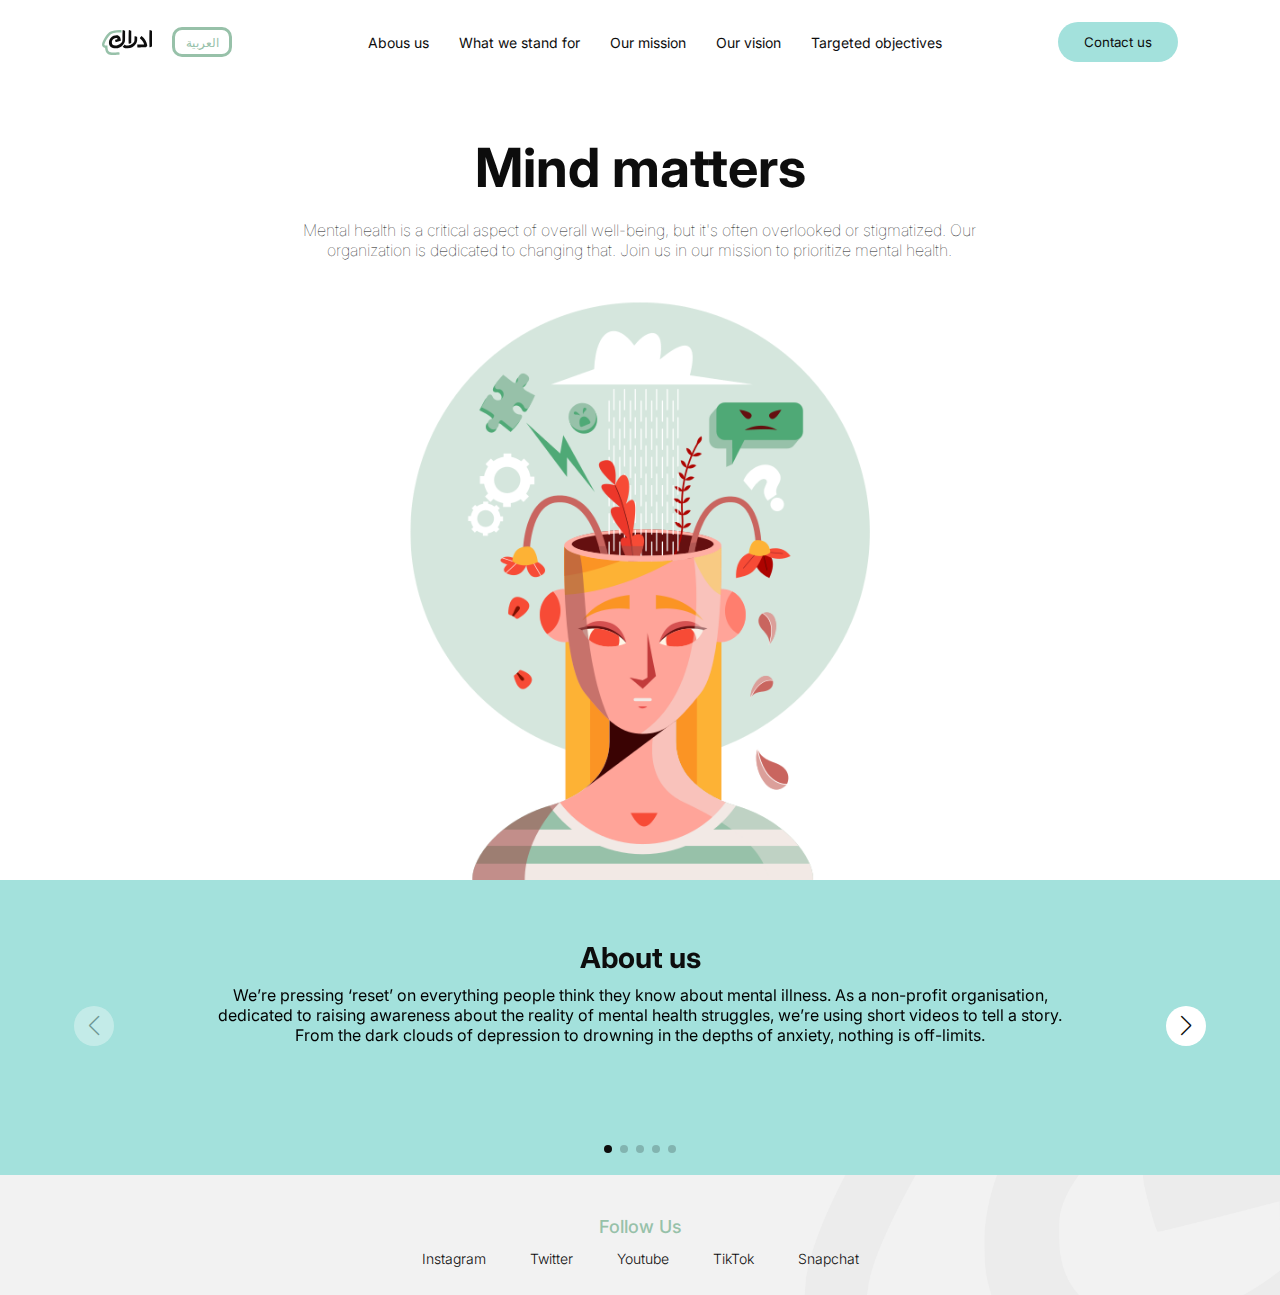
<file: index.html>
<!DOCTYPE html>
<html>
    <head>
        <meta name="viewport" content="width=device-width, initial-scale=1.0">
        <title>Edraak</title>
        <link rel="icon" type="image/x-icon" href="images/favicon.svg">
        <link rel="stylesheet" href="https://cdnjs.cloudflare.com/ajax/libs/font-awesome/6.4.0/css/all.min.css" integrity="sha512-iecdLmaskl7CVkqkXNQ/ZH/XLlvWZOJyj7Yy7tcenmpD1ypASozpmT/E0iPtmFIB46ZmdtAc9eNBvH0H/ZpiBw==" crossorigin="anonymous" referrerpolicy="no-referrer" />
        <link rel="stylesheet" href="style/swiper-bundle.min.css">
        <link rel="stylesheet" href="style/main.css">
    </head>
    <body>
        <div class="container">
            <div class="navbar">
                <img src="images/logo.svg" class="logo">
                <!-- <img src="images/en-flag.svg" class="flag"> -->
                <a href="index-ar.html" class="language-indicator" id="ar-indicator">العربية</a>
                <nav>
                    <ul id="menuList">
                        <li><a class="slide-link" href="#aboutUs">Abous us</a></li>
                        <li><a class="slide-link" href="#whatWeStandFor">What we stand for</a></li>
                        <li><a class="slide-link" href="#ourMission">Our mission</a></li>
                        <li><a class="slide-link" href="#ourVision">Our vision</a></li>
                        <li><a class="slide-link" href="#objectives">Targeted objectives</a></li>
                    </ul>

                </nav>
                <button id="navButton" type="button">Contact us<img src="images/arrow-green.svg"></button>
                <img src="images/menu.svg" class="menu-icon" onclick="togglemenu()">
            </div>
            <div class="row">
                <div class="col-1">
                    <h1>Mind matters</h1>
                    <p>Mental health is a critical aspect of overall well-being, but it's often overlooked or stigmatized. Our organization is dedicated to changing that. Join us in our mission to prioritize mental health.</p>
                    <button id="rowButton" type="button">Contact us</button>
                    <!-- <a class="change-language" href="index-ar.html">Click here to go to the Arabic version</a> -->
                </div>
                <div class="col-2">
                    <p><img src="images/illustration-3.png" class="illustration"></p>
                </div>
                <div class="col-3">
                    <div id="slides" class="mySwiper">
                        <div class="slide swiper-wrapper">
                            <div id="aboutUs" class="slide-content swiper-slide">
                                <h2>About us</h2>
                                <p>We’re pressing ‘reset’ on everything people think they know about mental illness. As a non-profit organisation, dedicated to raising awareness about the reality of mental health struggles, we’re using short videos to tell a story. From the dark clouds of depression to drowning in the depths of anxiety, nothing is off-limits.</p>
                            </div>
                            <div id="whatWeStandFor" class="slide-content swiper-slide">
                                <h2>What we stand for</h2>
                                <p>Simply put, we stand for what’s right – not what’s comfortable, easy, or expected. By being the voice for those who haven’t found theirs, we’re shouting from the rooftops about what we believe in; that mental health issues aren’t something to hide behind closed doors, that we’re all worthy of a life free of mental anguish, and that asking for help is a sign of remarkable strength – not weakness.</p>
                            </div>
                            <div id="ourMission" class="slide-content swiper-slide">
                                <h2>Our mission</h2>
                                <p>We’re on a mission to challenge perceptions; for those who need a helping hand, those who feel alone in their battle against mental illness, and those who simply don’t understand. Instilling the belief that anybody can get sick, from your closest friend to the person who looks like they have it together, we’re driven by a desire to ignite change across Kuwait – and beyond.</p>
                            </div>
                            <div id="ourVision" class="slide-content swiper-slide">
                                <h2>Our vision</h2>
                                <p>We envision a future where mental health issues aren’t just accepted. They’re understood; respected; treated just like physical illnesses – with empathy and dignity. By removing feelings of shame from the conversation, creating a culture where those in need can speak openly, and encouraging people to listen, not judge, we hope to break down the stigma, one punch-packing video at a time.</p>
                            </div>
                            <div id="objectives" class="slide-content swiper-slide">
                                <h2>Targeted objectives</h2>
                                <p>We want to start conversations, showing the next generation that their struggles don’t have to remain a closely guarded secret. Using the power of short films, comprised of thoughtful storytelling and descriptive text, we hope to offer a glimpse into the minds of those battling mental illnesses, putting the spotlight on their day-to-day struggles.</p>
                            </div>
                        </div>
                        <div class="swiper-button-next swiper-buttons"></div>
                        <div class="swiper-button-prev swiper-buttons"></div>
                        <!-- <div class="swiper-scrollbar"></div> -->
                        <div class="swiper-pagination"></div>
                    </div>
                </div>
            </div>
        </div>
        <footer class="footer">
            <div class="footer-container">
                <div class="footer-row">
                    <div class="footer-col">
                        <h4>Follow us</h4>
                        <ul>
                            <li><a href="">Instagram</a></li>
                            <li><a href="">Twitter</a></li>
                            <li><a href="">Youtube</a></li>
                            <li><a href="">TikTok</a></li>
                            <li><a href="">Snapchat</a></li>
                        </ul>
                    </div>
                </div>
            </div>
            <!-- <img src="images/mark.png" style="width:50%;z-index: -1;"> -->
        </footer>

        <script src="js/swiper-bundle.min.js">

        </script>

        <script src="js/script.js"></script>

        <script>
            var menuList = document.getElementById("menuList");
            menuList.style.maxHeight = "0px";

            function togglemenu() {
                if (menuList.style.maxHeight == "0px") {
                    menuList.style.maxHeight = "170px";
                } else {
                    menuList.style.maxHeight = "0px";
                }
            }

            var slideLinks = document.getElementsByClassName('slide-link');

            for (var i = 0; i < slideLinks.length; i++) {
              slideLinks[i].addEventListener('click', function(e) {
                // e.preventDefault();

                // Get the target slide from the link's href attribute
                var targetSlide = this.getAttribute('href');

                // Get the index of the target slide
                var slideIndex = document.querySelector(targetSlide).getAttribute('data-swiper-slide-index');

                // Change the active slide to the target slide
                swiper.slideTo(slideIndex);

                // Focus on the target slide
                // var targetSlideElement = document.querySelector(targetSlide);
                // targetSlideElement.focus();
              });
            }
        </script>
    </body>
</html>
</file>
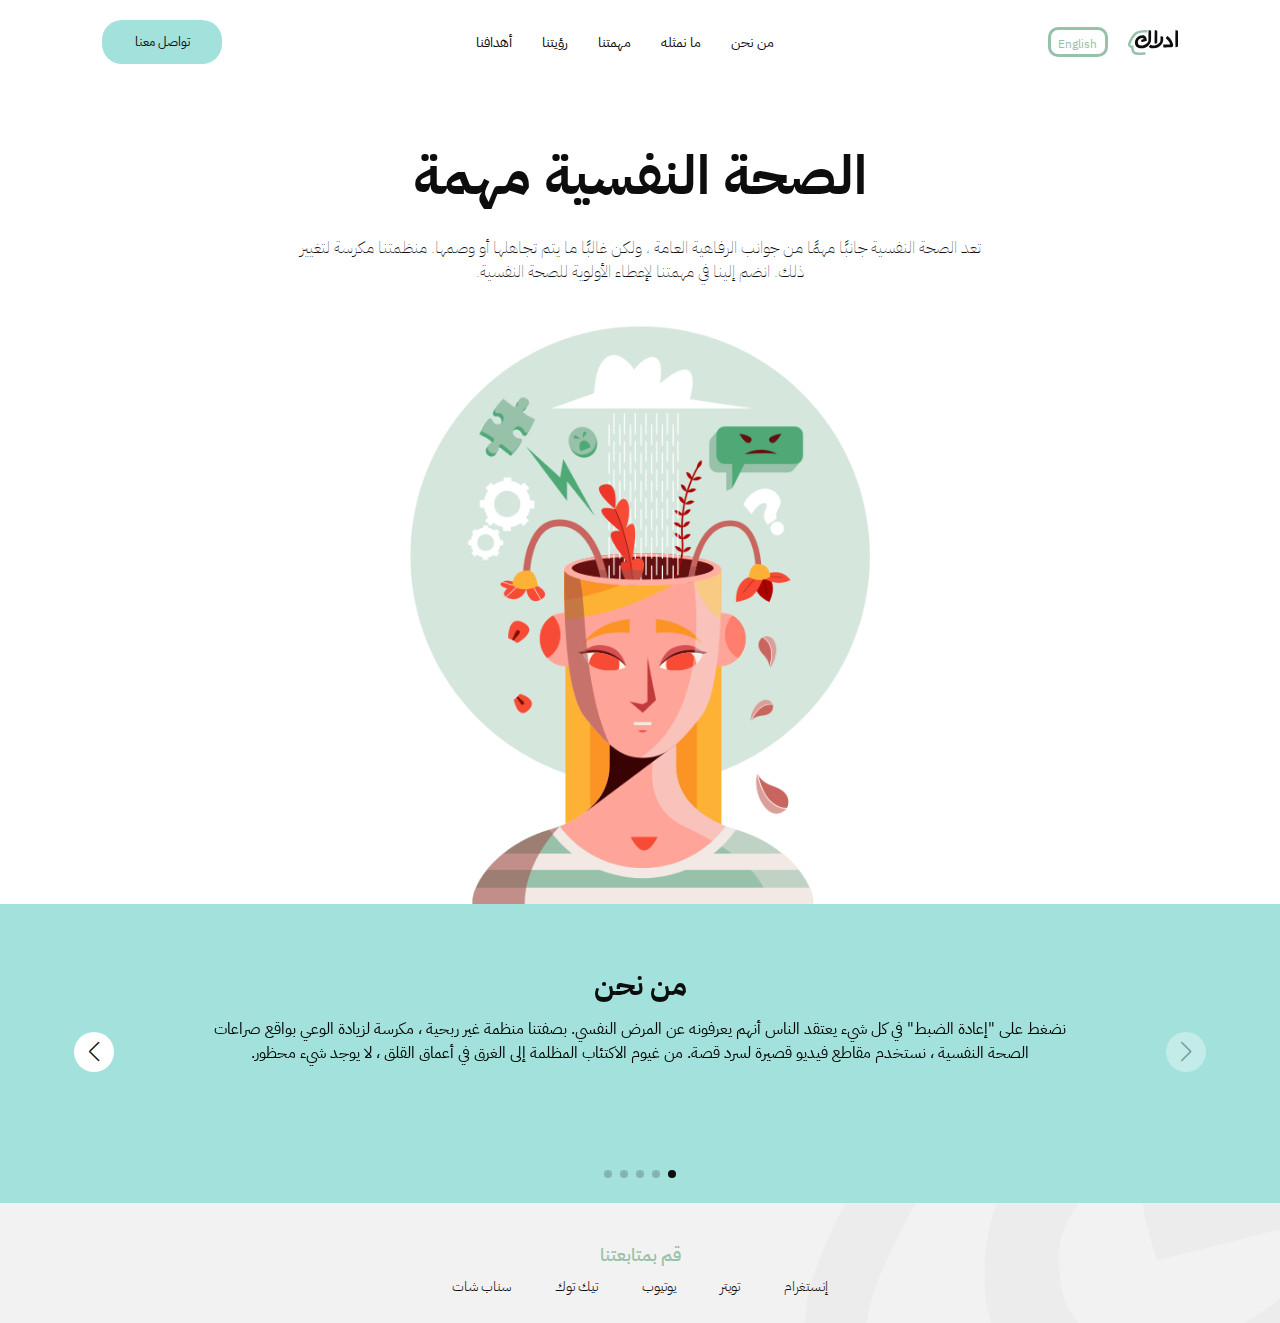
<file: index-ar.html>
<!DOCTYPE html>
<html dir="rtl" lang="ar">
    <head>
        <meta name="viewport" content="width=device-width, initial-scale=1.0">
        <title>إدراك</title>
        <link rel="icon" type="image/x-icon" href="images/favicon.svg">
        <link rel="stylesheet" href="https://cdnjs.cloudflare.com/ajax/libs/font-awesome/6.4.0/css/all.min.css" integrity="sha512-iecdLmaskl7CVkqkXNQ/ZH/XLlvWZOJyj7Yy7tcenmpD1ypASozpmT/E0iPtmFIB46ZmdtAc9eNBvH0H/ZpiBw==" crossorigin="anonymous" referrerpolicy="no-referrer" />
        <link rel="stylesheet" href="style/swiper-bundle.min.css">
        <link rel="stylesheet" href="style/main.css">
        <link rel="preconnect" href="https://fonts.googleapis.com">
        <link rel="preconnect" href="https://fonts.gstatic.com" crossorigin>
        <link href="https://fonts.googleapis.com/css2?family=IBM+Plex+Sans+Arabic:wght@300;400;500;700&display=swap" rel="stylesheet">
<style>
    * {
        font-family: 'IBM Plex Sans Arabic', sans-serif;
    }
</style>
    </head>
    <body>
        <div class="container">
            <div class="navbar">
                <img src="images/logo.svg" class="logo">
                <!-- <img src="images/arabic-flag.png" class="flag"> -->
                <a href="index.html" class="language-indicator" id="en-indicator">English</a>
                <nav>
                    <ul id="menuList">
                        <li><a class="slide-link" href="#aboutUs">من نحن</a></li>
                        <li><a class="slide-link" href="#whatWeStandFor">ما نمثله</a></li>
                        <li><a class="slide-link" href="#ourMission">مهمتنا</a></li>
                        <li><a class="slide-link" href="#ourVision">رؤيتنا</a></li>
                        <li><a class="slide-link" href="#objectives">أهدافنا</a></li>
                    </ul>

                </nav>
                <button id="navButton" type="button">تواصل معنا<img src="images/arrow-green.svg"></button>
                <img src="images/menu.svg" class="menu-icon" onclick="togglemenu()">
            </div>
            <div class="row">
                <div class="col-1">
                    <h1>الصحة النفسية مهمة</h1>
                    <p>تعد الصحة النفسية جانبًا مهمًا من جوانب الرفاهية العامة ، ولكن غالبًا ما يتم تجاهلها أو وصمها. منظمتنا مكرسة لتغيير ذلك. انضم إلينا في مهمتنا لإعطاء الأولوية للصحة النفسية.</p>
                    <button id="rowButton" type="button">تواصل معنا</button>
                    <!-- <a class="change-language" href="index.html">إضغط هنا للإنتقال إلى النسخة الإنجليزية</a> -->
                </div>
                <div class="col-2">
                    <p><img src="images/illustration-3.png" class="illustration"></p>
                </div>
                <div class="col-3">
                    <div id="slides" class="mySwiper">
                        <div class="slide swiper-wrapper">
                            <div id="aboutUs" class="slide-content swiper-slide">
                                <h2>من نحن</h2>
                                <p>نضغط على "إعادة الضبط" في كل شيء يعتقد الناس أنهم يعرفونه عن المرض النفسي. بصفتنا منظمة غير ربحية ، مكرسة لزيادة الوعي بواقع صراعات الصحة النفسية ، نستخدم مقاطع فيديو قصيرة لسرد قصة. من غيوم الاكتئاب المظلمة إلى الغرق في أعماق القلق ، لا يوجد شيء محظور.</p>
                            </div>
                            <div id="whatWeStandFor" class="slide-content swiper-slide">
                                <h2>ما نمثله</h2>
                                <p>ببساطة ، نحن نؤيد ما هو صحيح - وليس ما هو مريح أو سهل أو متوقع. من خلال كوننا صوت أولئك الذين لم يجدوا صوتهم ، فإننا نصرخ من فوق أسطح المنازل حول ما نؤمن به ؛ أن مشاكل الصحة النفسية ليست شيئًا نخفيه خلف الأبواب المغلقة ، وأننا جميعًا نستحق حياة خالية من المعاناة النفسية ، وأن طلب المساعدة هو علامة على قوة ملحوظة - وليس ضعًفا.</p>
                            </div>
                            <div id="ourMission" class="slide-content swiper-slide">
                                <h2>مهمتنا</h2>
                                <p>نحن في مهمة لتحدي التصورات. لأولئك الذين يحتاجون إلى يد المساعدة ، أولئك الذين يشعرون بالوحدة في معركتهم ضد الأمراض النفسية ، والذين ببساطة لا يفهمون. غرس الاعتقاد بأن أي شخص يمكن أن يمرض ، من أقرب صديق لك إلى الشخص الذي يبدو أنه يعاني منه معًا ، نحن مدفوعون بالرغبة في إحداث التغيير في جميع أنحاء الكويت - وخارجها.</p>
                            </div>
                            <div id="ourVision" class="slide-content swiper-slide">
                                <h2>رؤيتنا</h2>
                                <p>نتصور مستقبلًا لا يتم فيه قبول مشكلات الصحة النفسية فقط، بل فهمها، إحترامها و التعامل معها مثل الأمراض الجسدية - بتعاطف وكرامة. من خلال إزالة مشاعر العار من المحادثة ، وخلق ثقافة يمكن للمحتاجين من خلالها التحدث بصراحة ، وتشجيع الناس على الاستماع ، وليس الحكم ، نأمل في كسر وصمة العار ، مقطع فيديو واحد في كل مرة.</p>
                            </div>
                            <div id="objectives" class="slide-content swiper-slide">
                                <h2>أهدافنا</h2>
                                <p>نريد أن نبدأ المحادثات ، ونظهر للجيل القادم أن نضالاتهم لا يجب أن تظل سرًا شديد الحراسة. باستخدام قوة الأفلام القصيرة ، التي تتألف من رواية القصص المدروسة والنصوص الوصفية ، نأمل أن نقدم لمحة عن عقول أولئك الذين يكافحون الأمراض النفسية ، مع تسليط الضوء على صراعاتهم اليومية.</p>
                            </div>
                        </div>
                        <div class="swiper-button-next swiper-buttons"></div>
                        <div class="swiper-button-prev swiper-buttons"></div>
                        <!-- <div class="swiper-scrollbar"></div> -->
                        <div class="swiper-pagination"></div>
                    </div>
                </div>
            </div>
        </div>
        <footer class="footer">
            <div class="footer-container">
                <div class="footer-row">
                    <div class="footer-col">
                        <h4>قم بمتابعتنا</h4>
                        <ul>
                            <li><a href="">إنستغرام</a></li>
                            <li><a href="">تويتر</a></li>
                            <li><a href="">يوتيوب</a></li>
                            <li><a href="">تيك توك</a></li>
                            <li><a href="">سناب شات</a></li>
                        </ul>
                    </div>
                </div>
            </div>
            <!-- <img src="images/mark.png" style="width:50%;z-index: -1;"> -->
        </footer>

        <script src="js/swiper-bundle.min.js">

        </script>

        <script src="js/script.js"></script>

        <script>
            var menuList = document.getElementById("menuList");
            menuList.style.maxHeight = "0px";

            function togglemenu() {
                if (menuList.style.maxHeight == "0px") {
                    menuList.style.maxHeight = "170px";
                } else {
                    menuList.style.maxHeight = "0px";
                }
            }

            var slideLinks = document.getElementsByClassName('slide-link');

            for (var i = 0; i < slideLinks.length; i++) {
              slideLinks[i].addEventListener('click', function(e) {
                // e.preventDefault();

                // Get the target slide from the link's href attribute
                var targetSlide = this.getAttribute('href');

                // Get the index of the target slide
                var slideIndex = document.querySelector(targetSlide).getAttribute('data-swiper-slide-index');

                // Change the active slide to the target slide
                swiper.slideTo(slideIndex);

                // Focus on the target slide
                // var targetSlideElement = document.querySelector(targetSlide);
                // targetSlideElement.focus();
              });
            }
        </script>
    </body>
</html>
</file>
<file: style/main.css>
/* import Google font */
@import url('https://fonts.googleapis.com/css2?family=Inter:wght@300;400;500;700&display=swap');

* {
    font-family: 'Inter', sans-serif;
    margin: 0;
    padding: 0;
    box-sizing: border-box;
}

.container {
    width: 100%;
    min-height: 100vh;
    padding-left: 8%;
    padding-right: 8%;
    box-sizing: border-box;
    overflow: hidden;
}

.navbar {
    width: 100%;
    display: flex;
    align-items: center;
}

.logo {
    width: 50px;
    cursor: pointer;
    margin: 30px 0;
}

.menu-icon {
    width: 25px;
    cursor: pointer;
    display: none;
}

nav {
    flex: 1;
    text-align: center;
}

nav ul {
    display: flex;
    align-items: center;
    margin: 0 auto;
    justify-content: center;
}

nav ul li {
    list-style: none;
    display: inline-block;
    margin-right: 15px;
    margin-left: 15px;
}

nav ul li a {
    text-decoration: none;
    color: #0d0d0d;
    font-size: 14px;
}

nav ul li a:hover {
    color: #a3e1dc;
} 

.row {
    display: flex;
    flex-direction: column;
    justify-content: space-between;
    align-items: center;
    /* margin: 100px 0; */
}

.col-1 {
    text-align: center;
    flex-basis: 100%;
    position: relative;
    /* margin-left: 50px; */
}

.col-1 h1 {
    font-size: 54px;
    color: #0d0d0d;
    margin-top: 50px;
}

.col-1 p {
    font-size: 16px;
    color: #0d0d0d;
    font-weight: 100;
    margin: 20px auto;
    width: 70%;
}

button {
    width: 120px;
    border: 0;
    padding: 12px 10px;
    outline: none;
    color: #0d0d0d;
    background: #a3e1dc;
    border-radius: 20px;
    cursor: pointer;
    transition: width 0.5s;
}

button img {
    width: 20px;
    display: none;
}

button:hover img {
    display: block;
}

button:hover {
    width: 120px;
    display: flex;
    align-items: center;
    justify-content: space-between;
}

.col-2 {
    position: relative;
    flex-basis: 100%;
    display: flex;
    align-items: center;
}

.col-2 p {
    margin: 0;
    display: flex;
    align-items: flex-end;
    text-align: center;
}

.col-2 .illustration {
    width: 90%;
    margin: 0 auto;
}

#rowButton {
    display: none;
}

.col-3 {
    background: #a3e1dc;
    flex-basis: 100%;
    width: 100vw;
    /* padding-left: 4%; */
    /* padding-right: 4%; */
    text-align: center;
    display: flex;
    align-items: center;
    justify-content: center;
    /* background: red; */
}

#slides {
    position: relative;
    width: 90%;
    margin: 10px;
    /* background: blue; */
    overflow: hidden;
}

#slides .slide .slide-content {
    display: flex;
    align-items: center;
    justify-content: center;
    flex-direction: column;
    padding: 50px 0;
}

.col-3 .slide .slide-content h2 {
    /* text-align: center; */
    font-size: 29px;
    color: #0d0d0d;
    margin-bottom: 10px;
}

.col-3 .slide .slide-content p {
    /* text-align: center; */
    width: 75%;
    margin-bottom: 20px;
    /* margin: 0 auto; */
}

.swiper-pagination {
    padding-top: 10px;
    position: relative;
}

.swiper-pagination-bullet-active {
    background-color: #0d0d0d;
}

.swiper-buttons {
    height: 40px;
    width: 40px;
    background-color: #ffffff;
    border-radius: 50%;
}

.swiper-buttons::before, .swiper-buttons::after {
    font-size: 20px;
    color: #0d0d0d;
}

.swiper-buttons:hover {
    background-color: #97c1a9;
}

.footer-container {
    padding: 2% 8%;
}

.footer-row {
    display: flex;
    flex-wrap: wrap;
    justify-content: center;
    align-items: center;
    text-align: center;
}

.footer ul {
    list-style: none;
}

.footer-col ul li {
    display: inline-block;
    margin: 0 20px;
}

.footer-col {
    /* width: 25%; */
    padding: 0 30px;
    line-height: 1.5;
}

.footer-col h4 {
    font-weight: 500;
    font-size: 18px;
    color: #97c1a9;
    text-transform: capitalize;
    margin-bottom: 6px;
    margin-top: 12px;
    position: relative;
}

.footer-col ul li a {
    font-size: 14px;
    color: #0d0d0d;
    text-decoration: none;
    font-weight: 300;
    display: block;
    transition: all 0.3s ease;
}

.footer-col ul li a:hover {
    color: #a3e1dc;
}

.footer {
    background-image: url("footer-background.png");
    background-repeat: no-repeat;
    background-position: right;
    background-size: 90%;
    background-color: #f2f2f2;
}

.change-language {
    text-decoration: underline;
    font-size: 13px;
    color: #a3e1dc;
}

.change-language:hover {
    color: #FFFFFF;
}

.language-indicator {
    width: 60px;
    height: 30px;
    text-decoration: none;
    text-align: center;
    color: #97c1a9;
    font-size: 12px;
    margin-left: 20px;
    margin-right: 20px;
    padding: 5px;
    border-style: solid;
    border-radius: 10px;
    border-color: #97c1a9;
    transition: all 0.3s ease;
}

.language-indicator:hover {
    color: #97c1a9;
}

#ar-indicator {
    font-family: 'IBM Plex Sans Arabic', sans-serif;
}

#ar-indicator {
    font-family: 'Inter', sans-serif;
}

.flag {
    width: 30px;
    border-radius: 4px;
    border-color: #FFFFFF;
    border-width: 2px;
    border-style: solid;
    margin-left: 40px;
    margin-right: 40px;
} 


@media only screen and (max-width:700px) {
    .change-language {
        font-size: 11px;
    }

    .footer-container {
        padding: 4% 4%;
    }

    .footer-col ul li a {
        font-size: 12px;
    }

    .footer-col ul li {
        margin: 0 10px;
    }

    .footer-col h4 {
        font-size: 16px;
    }

    .footer {
        background-size: 250%;
    }
    
    .footer-col {
        width: 100%;
    }

    .swiper-buttons {
        display: none;
    }

    #slides .slide .slide-content {
        padding: 10px 0;
    }

    .col-3 .slide .slide-content p {
        width: 85%;
        font-size: 12px;
        margin-bottom: 5px;
    }
    .col-3 .slide .slide-content h2 {
        font-size: 22px;
    }
    nav ul {
        display: block;
        width: 100%;
        background: #a3e1dc;
        position: absolute;
        top: 75px;
        right: 0;
        z-index: 2;
    }

    nav ul li {
        display: block;
        margin-top: 10px;
        margin-bottom: 10px;
    }

    nav ul li a {
        color: #0d0d0d;
    }

    .menu-icon {
        display: block;
    }

    #menuList {
        overflow: hidden;
        transition: 0.5s;
    }

    /* .row { */
    /*     margin: 50px 0; */
    /* } */

    .col-1 h1 {
        font-size: 35px;
    }

    .col-1 p {
        font-size: 12px;
        width: 100%;
    }

    #navButton {
        display: none;
    }

    #rowButton {
        display: block;
        margin: 0 auto;
        margin-bottom: 20px;
    }

    nav ul li {
        margin-right: 0px;
    }
}

body {
    background-color: #ffffff;
}
/* nav { */
/*     background-color: #a3e1dc; */
/*     margin: auto; */
/* } */

/* ul { */
/*     margin: auto; */
/*     /1* list-style-type: none; *1/ */
/*     display: inline-block; */
/* } */

/* ul > li { */
/*     display: inline-block; */
/*     padding: 1%; */
/*     color: #ffffff; */
/* } */

/* nav > img { */
/*     width: 3%; */
/* } */
</file>
